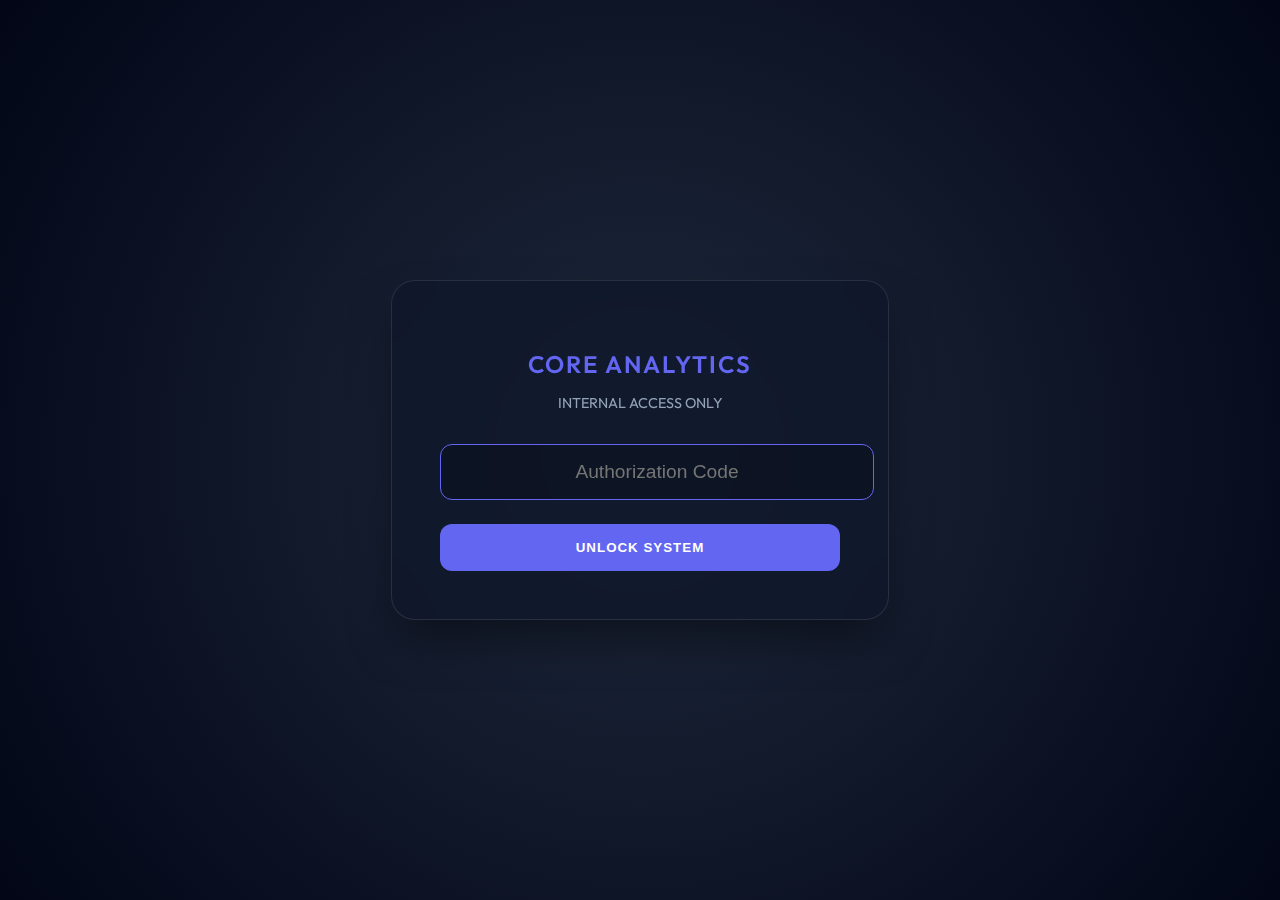
<file: index.html>
<!DOCTYPE html>
<html lang="en">

<head>
    <meta charset="UTF-8">
    <meta name="viewport" content="width=device-width, initial-scale=1.0">
    <title>Authorized Access | Secure System</title>
    <link href="https://fonts.googleapis.com/css2?family=Outfit:wght@300;400;600&display=swap" rel="stylesheet">
    <style>
        :root {
            --primary: #6366f1;
            --bg: #020617;
            --glass: rgba(15, 23, 42, 0.8);
        }

        body {
            margin: 0;
            padding: 0;
            font-family: 'Outfit', sans-serif;
            background: radial-gradient(circle at center, #1e293b 0%, #020617 100%);
            height: 100vh;
            display: flex;
            justify-content: center;
            align-items: center;
            color: white;
            overflow: hidden;
        }

        .login-card {
            background: var(--glass);
            backdrop-filter: blur(20px);
            padding: 3rem;
            border-radius: 24px;
            border: 1px solid rgba(255, 255, 255, 0.1);
            box-shadow: 0 25px 50px -12px rgba(0, 0, 0, 0.5);
            width: 100%;
            max-width: 400px;
            text-align: center;
            animation: slideUp 0.8s cubic-bezier(0.2, 0.8, 0.2, 1);
        }

        @keyframes slideUp {
            from {
                opacity: 0;
                transform: translateY(40px);
            }

            to {
                opacity: 1;
                transform: translateY(0);
            }
        }

        h2 {
            font-weight: 600;
            margin-bottom: 0.5rem;
            color: var(--primary);
            letter-spacing: 2px;
        }

        p {
            color: #94a3b8;
            font-size: 0.9rem;
            margin-bottom: 2rem;
        }

        input {
            width: 100%;
            padding: 1rem;
            margin-bottom: 1.5rem;
            background: rgba(0, 0, 0, 0.2);
            border: 1px solid rgba(255, 255, 255, 0.1);
            border-radius: 12px;
            color: white;
            font-size: 1.2rem;
            text-align: center;
            outline: none;
            transition: border-color 0.3s;
        }

        input:focus {
            border-color: var(--primary);
        }

        button {
            width: 100%;
            padding: 1rem;
            background: var(--primary);
            border: none;
            border-radius: 12px;
            color: white;
            font-weight: 600;
            cursor: pointer;
            transition: all 0.3s;
            text-transform: uppercase;
            letter-spacing: 1px;
        }

        button:hover {
            background: #ff9d6c;
            transform: translateY(-2px);
            box-shadow: 0 10px 20px rgba(240, 112, 61, 0.3);
        }

        .error {
            color: #ef4444;
            font-size: 0.8rem;
            margin-top: 1rem;
            display: none;
        }
    </style>
</head>

<body>
    <div class="login-card">
        <h2>CORE ANALYTICS</h2>
        <p>INTERNAL ACCESS ONLY</p>
        <input type="password" id="pass" placeholder="Authorization Code" autofocus>
        <button onclick="check()">Unlock System</button>
        <div id="err" class="error">Access Denied: Invalid Credentials</div>
    </div>

    <script>
        function check() {
            const p = document.getElementById('pass').value;
            if (p === '1987') {
                sessionStorage.setItem('auth', 'true');
                window.location.href = 'main_view.html';
            } else {
                document.getElementById('err').style.display = 'block';
                document.getElementById('pass').value = '';
            }
        }
        document.getElementById('pass').addEventListener('keypress', function (e) {
            if (e.key === 'Enter') check();
        });
    </script>
</body>

</html>
</file>
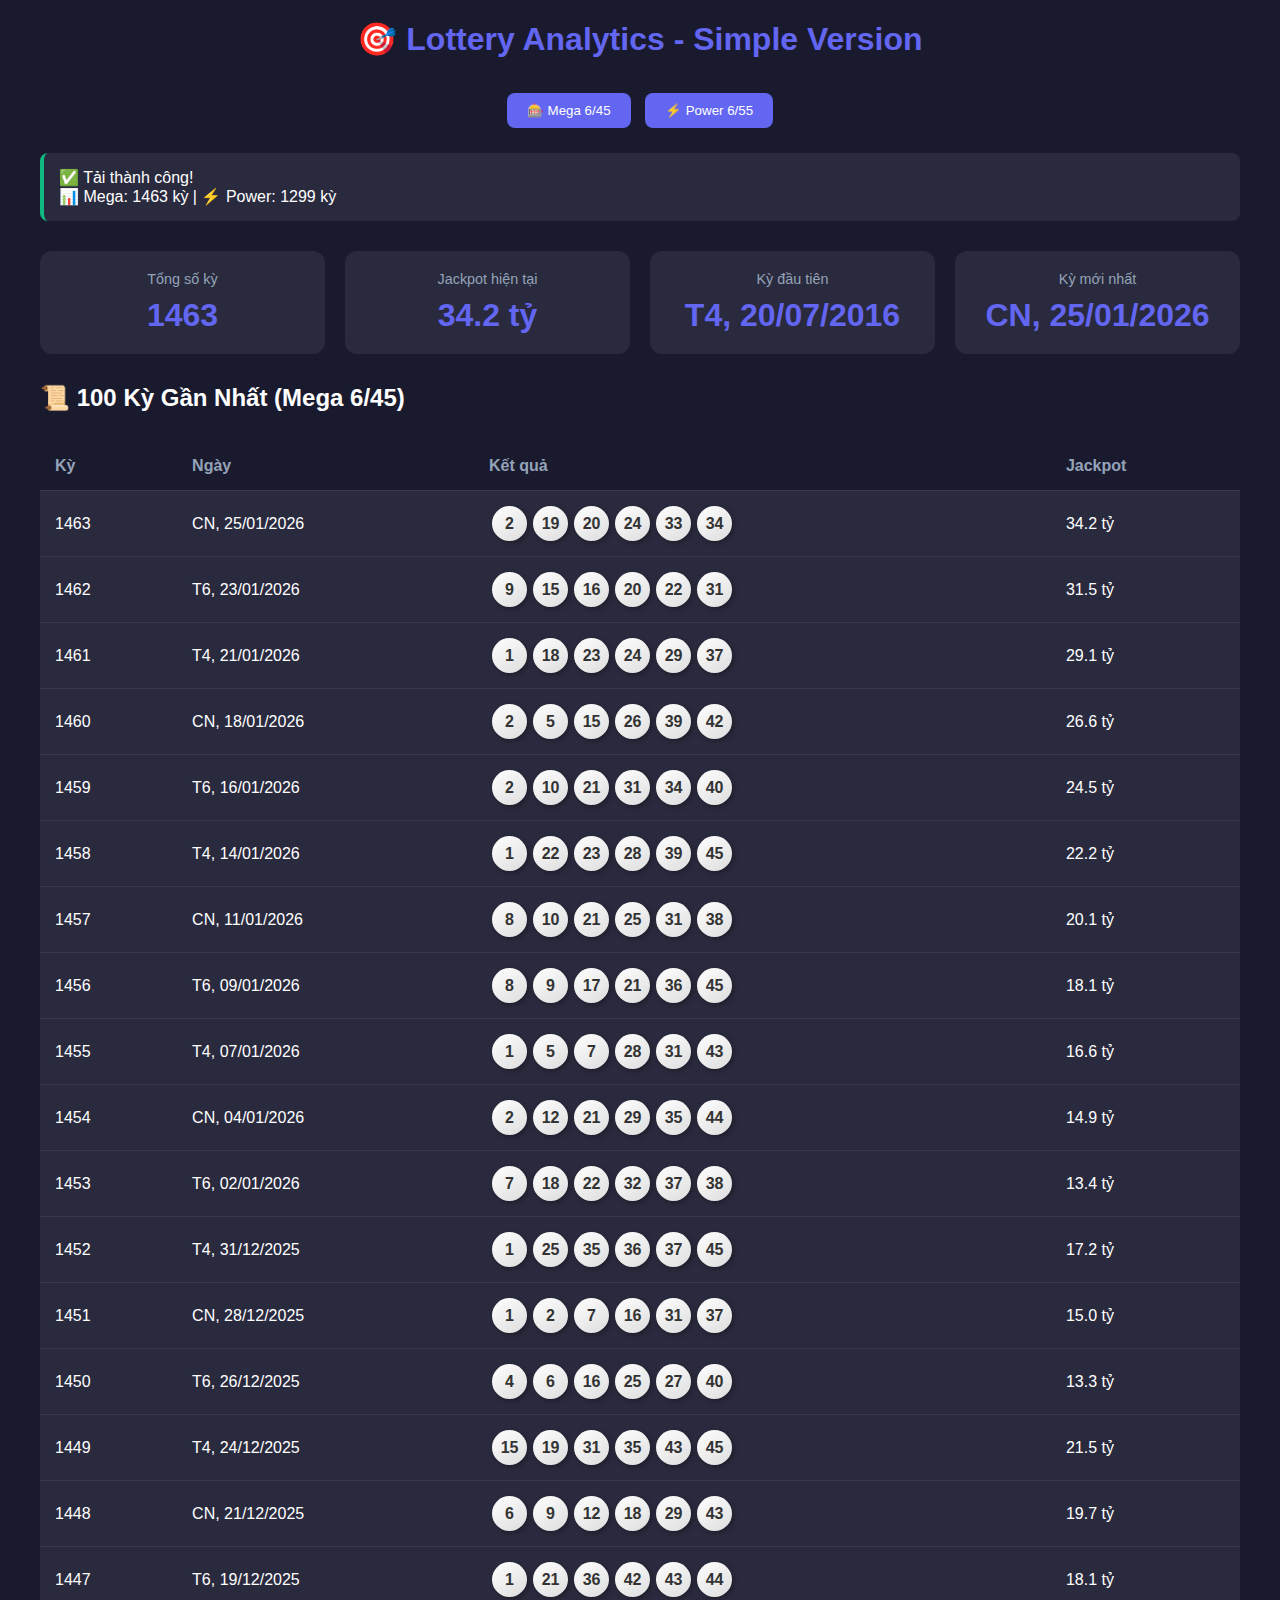
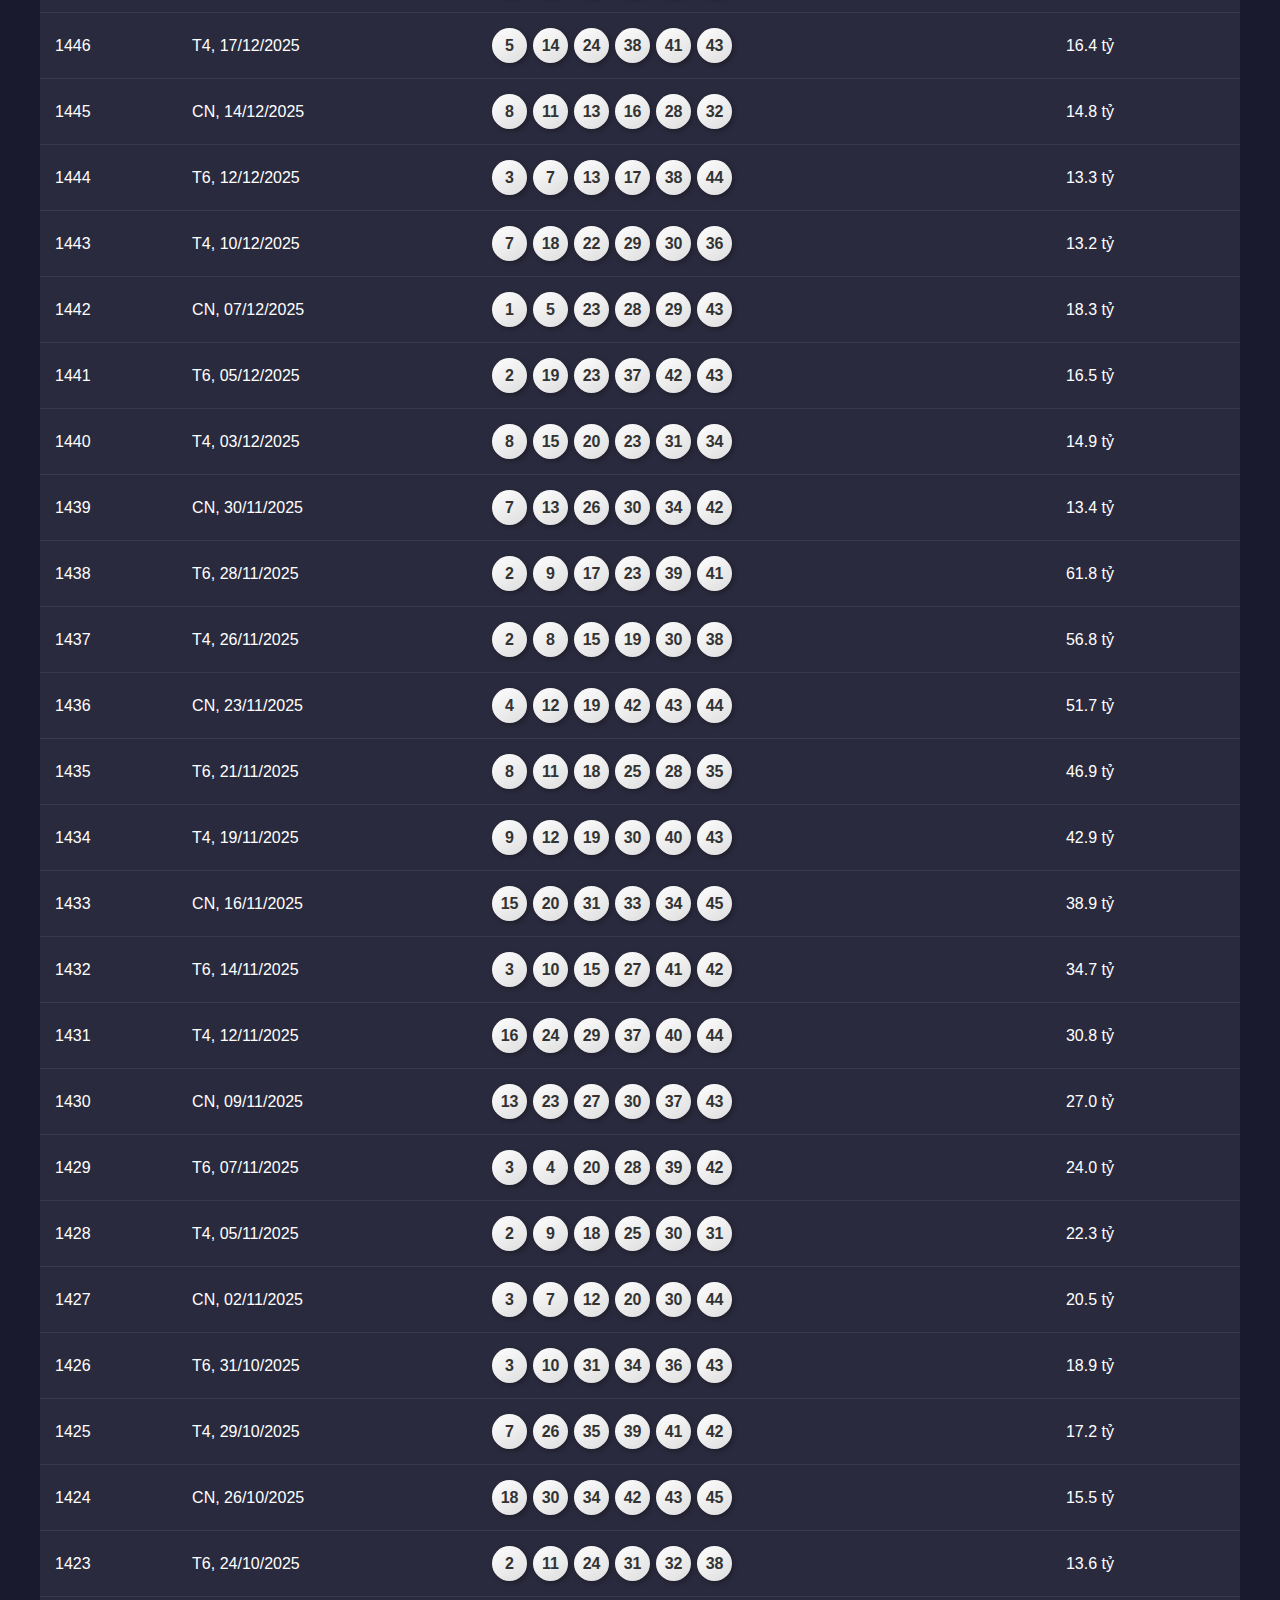
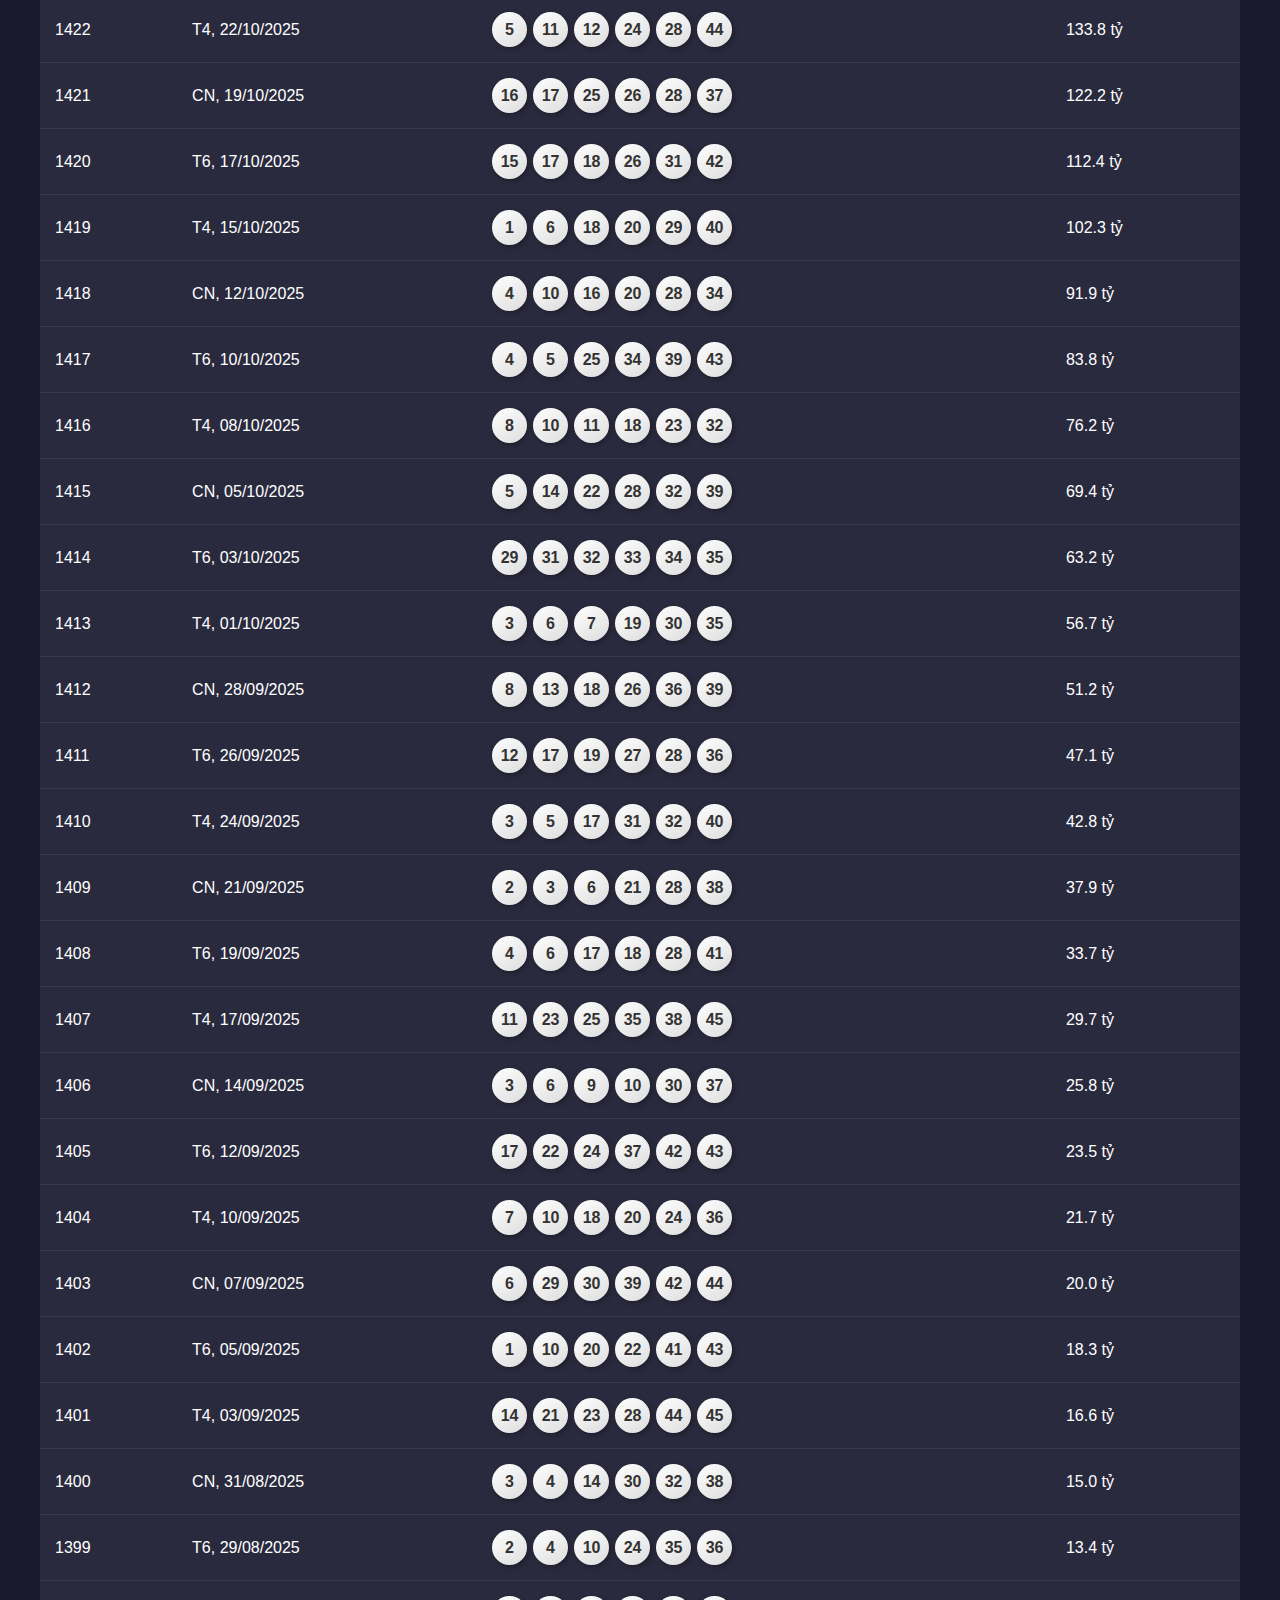
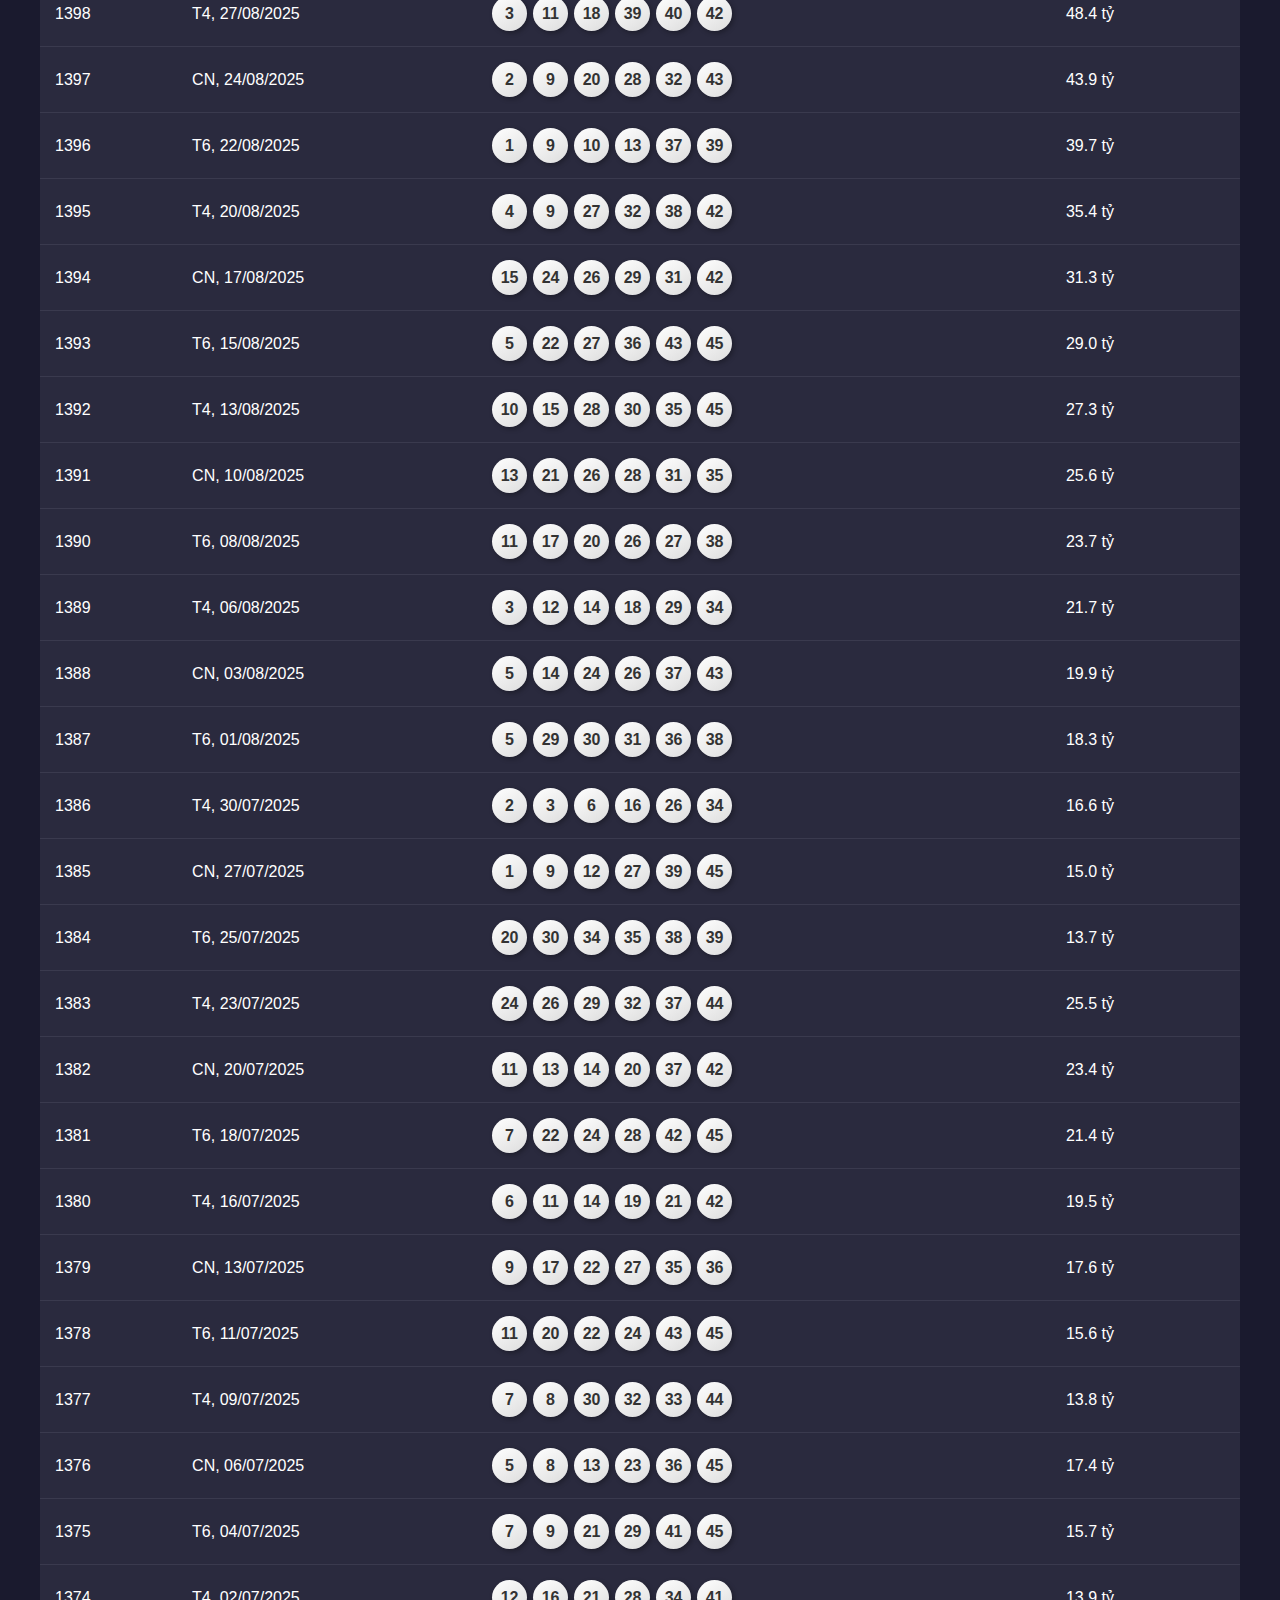
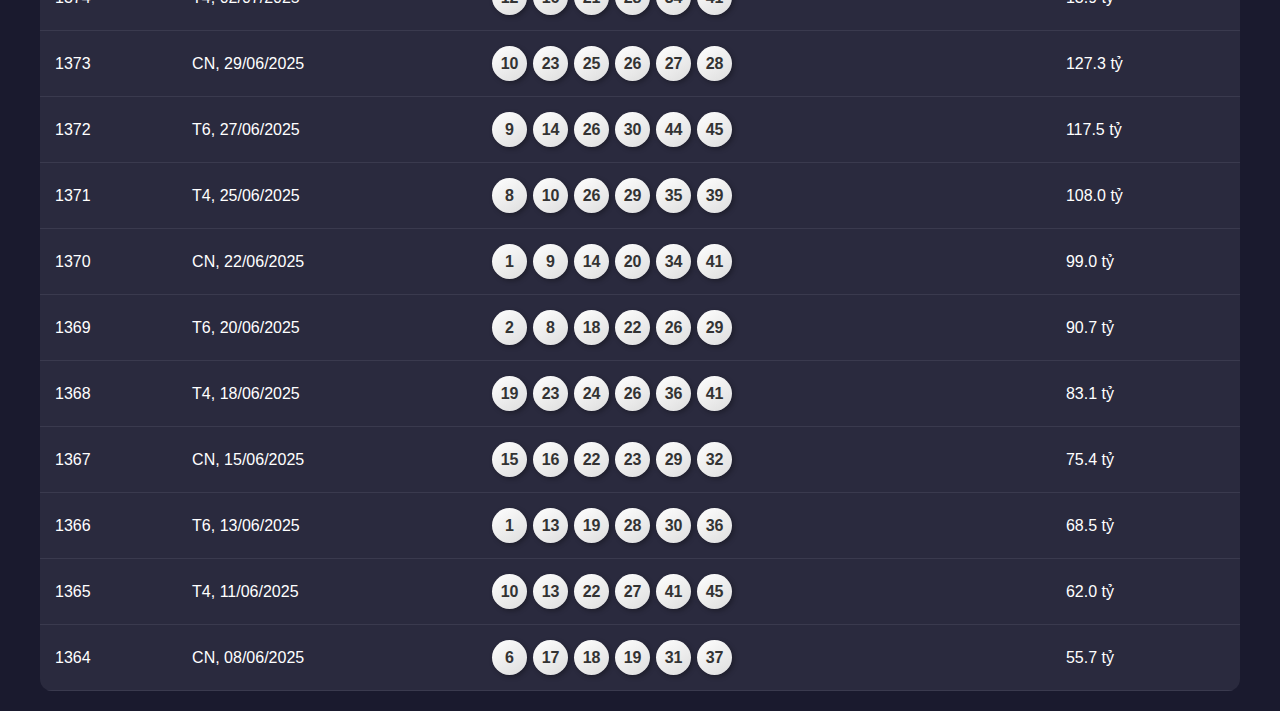
<file: simple_version.html>
<!DOCTYPE html>
<html lang="vi">

<head>
    <meta charset="UTF-8">
    <meta name="viewport" content="width=device-width, initial-scale=1.0">
    <title>🎯 Lottery Analytics - Simple Version</title>
    <style>
        * {
            margin: 0;
            padding: 0;
            box-sizing: border-box;
        }

        body {
            font-family: Arial, sans-serif;
            background: #1a1a2e;
            color: #fff;
            padding: 20px;
        }

        .container {
            max-width: 1200px;
            margin: 0 auto;
        }

        h1 {
            text-align: center;
            margin-bottom: 30px;
            color: #6366f1;
        }

        .status {
            padding: 15px;
            margin: 20px 0;
            border-radius: 8px;
            background: #2a2a3e;
        }

        .success {
            border-left: 4px solid #10b981;
        }

        .error {
            border-left: 4px solid #ef4444;
        }

        .loading {
            border-left: 4px solid #3b82f6;
        }

        .stats {
            display: grid;
            grid-template-columns: repeat(auto-fit, minmax(200px, 1fr));
            gap: 20px;
            margin: 30px 0;
        }

        .stat-card {
            background: #2a2a3e;
            padding: 20px;
            border-radius: 12px;
            text-align: center;
        }

        .stat-label {
            color: #94a3b8;
            font-size: 0.9rem;
            margin-bottom: 10px;
        }

        .stat-value {
            font-size: 2rem;
            font-weight: bold;
            color: #6366f1;
        }

        table {
            width: 100%;
            border-collapse: collapse;
            margin-top: 30px;
            background: #2a2a3e;
            border-radius: 12px;
            overflow: hidden;
        }

        th,
        td {
            padding: 15px;
            text-align: left;
            border-bottom: 1px solid #3a3a4e;
        }

        th {
            background: #1a1a2e;
            color: #94a3b8;
            font-weight: 600;
        }

        tr:hover {
            background: #3a3a4e;
        }

        .ball {
            display: inline-block;
            width: 35px;
            height: 35px;
            line-height: 35px;
            text-align: center;
            border-radius: 50%;
            background: linear-gradient(145deg, #fff, #ddd);
            color: #333;
            font-weight: bold;
            margin: 0 3px;
            box-shadow: 2px 2px 5px rgba(0, 0, 0, 0.3);
        }

        .btn {
            padding: 10px 20px;
            background: #6366f1;
            color: white;
            border: none;
            border-radius: 8px;
            cursor: pointer;
            margin: 5px;
        }

        .btn:hover {
            background: #4f46e5;
        }
    </style>
</head>

<body>
    <div class="container">
        <h1>🎯 Lottery Analytics - Simple Version</h1>

        <div class="controls" style="text-align: center; margin: 20px 0;">
            <button class="btn" onclick="loadMode('mega')">🎰 Mega 6/45</button>
            <button class="btn" onclick="loadMode('power')">⚡ Power 6/55</button>
        </div>

        <div id="status" class="status loading">⏳ Đang tải dữ liệu...</div>

        <div id="stats" class="stats"></div>

        <div id="table-container"></div>
    </div>

    <script>
        let allData = null;
        let currentMode = 'mega';

        async function loadData() {
            try {
                document.getElementById('status').innerHTML = '⏳ Đang tải dữ liệu từ db_storage.json...';

                const response = await fetch('db_storage.json');

                if (!response.ok) {
                    throw new Error(`Không thể tải file! HTTP ${response.status}`);
                }

                const rawData = await response.json();

                // Convert string to numbers
                allData = {
                    mega: rawData.mega.map(d => ({
                        ...d,
                        numbers: d.numbers.map(n => parseInt(n)),
                        jackpot: parseInt(d.jackpot)
                    })),
                    power: rawData.power.map(d => ({
                        ...d,
                        numbers: d.numbers.map(n => parseInt(n)),
                        jackpot1: parseInt(d.jackpot1),
                        jackpot2: parseInt(d.jackpot2)
                    }))
                };

                document.getElementById('status').className = 'status success';
                document.getElementById('status').innerHTML = `
                    ✅ Tải thành công!<br>
                    📊 Mega: ${allData.mega.length} kỳ | ⚡ Power: ${allData.power.length} kỳ
                `;

                renderData();

            } catch (error) {
                document.getElementById('status').className = 'status error';
                document.getElementById('status').innerHTML = `
                    ❌ Lỗi: ${error.message}<br><br>
                    <strong>Hướng dẫn khắc phục:</strong><br>
                    1. Kiểm tra file db_storage.json có trong thư mục không<br>
                    2. Mở bằng trình duyệt khác (Chrome, Edge, Firefox)<br>
                    3. Nhấn F12 → Console để xem lỗi chi tiết
                `;
                console.error('Error:', error);
            }
        }

        function loadMode(mode) {
            currentMode = mode;
            renderData();
        }

        function renderData() {
            if (!allData) return;

            const data = allData[currentMode];
            const latest = data[data.length - 1];

            // Stats
            const statsHTML = `
                <div class="stat-card">
                    <div class="stat-label">Tổng số kỳ</div>
                    <div class="stat-value">${data.length}</div>
                </div>
                <div class="stat-card">
                    <div class="stat-label">Jackpot hiện tại</div>
                    <div class="stat-value">${formatMoney(currentMode === 'mega' ? latest.jackpot : latest.jackpot1)}</div>
                </div>
                <div class="stat-card">
                    <div class="stat-label">Kỳ đầu tiên</div>
                    <div class="stat-value">${data[0].date}</div>
                </div>
                <div class="stat-card">
                    <div class="stat-label">Kỳ mới nhất</div>
                    <div class="stat-value">${latest.date}</div>
                </div>
            `;
            document.getElementById('stats').innerHTML = statsHTML;

            // Table
            const reversed = [...data].reverse();
            const rows = reversed.slice(0, 100).map((d, idx) => `
                <tr>
                    <td>${data.length - idx}</td>
                    <td>${d.date}</td>
                    <td>${d.numbers.map(n => `<span class="ball">${n}</span>`).join('')}</td>
                    <td>${formatMoney(currentMode === 'mega' ? d.jackpot : d.jackpot1)}</td>
                </tr>
            `).join('');

            document.getElementById('table-container').innerHTML = `
                <h2 style="margin-top: 30px;">📜 100 Kỳ Gần Nhất (${currentMode === 'mega' ? 'Mega 6/45' : 'Power 6/55'})</h2>
                <table>
                    <thead>
                        <tr>
                            <th>Kỳ</th>
                            <th>Ngày</th>
                            <th>Kết quả</th>
                            <th>Jackpot</th>
                        </tr>
                    </thead>
                    <tbody>${rows}</tbody>
                </table>
            `;
        }

        function formatMoney(num) {
            if (!num) return '0 ₫';
            return (num / 1e9).toFixed(1) + ' tỷ';
        }

        // Auto load on page load
        loadData();
    </script>
</body>

</html>
</file>
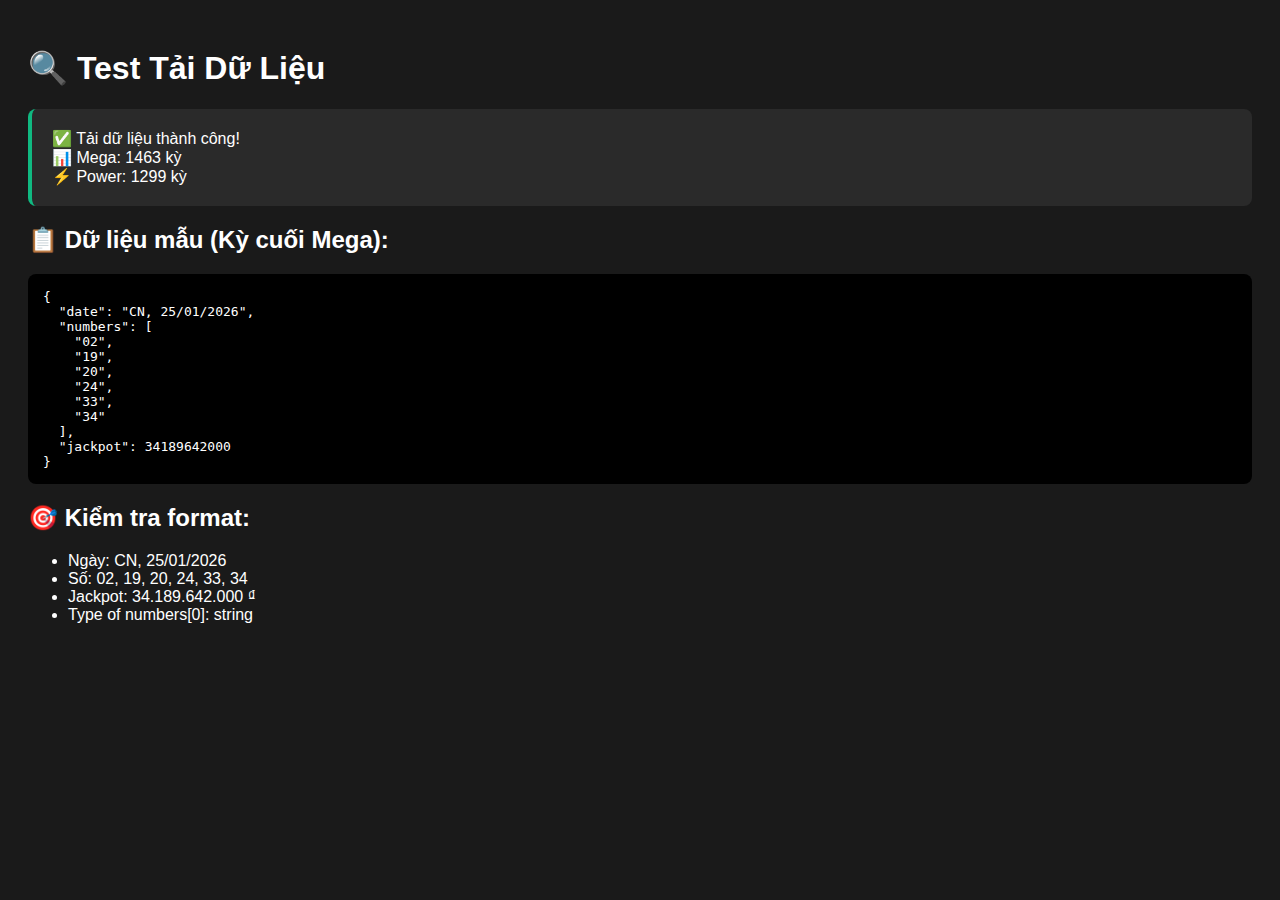
<file: test_data.html>
<!DOCTYPE html>
<html lang="vi">

<head>
    <meta charset="UTF-8">
    <meta name="viewport" content="width=device-width, initial-scale=1.0">
    <title>Test Data Loading</title>
    <style>
        body {
            font-family: Arial, sans-serif;
            padding: 20px;
            background: #1a1a1a;
            color: #fff;
        }

        .status {
            padding: 20px;
            margin: 10px 0;
            border-radius: 8px;
            background: #2a2a2a;
        }

        .success {
            border-left: 4px solid #10b981;
        }

        .error {
            border-left: 4px solid #ef4444;
        }

        .info {
            border-left: 4px solid #3b82f6;
        }

        pre {
            background: #000;
            padding: 15px;
            border-radius: 8px;
            overflow-x: auto;
        }
    </style>
</head>

<body>
    <h1>🔍 Test Tải Dữ Liệu</h1>
    <div id="status"></div>
    <div id="data"></div>

    <script>
        const statusDiv = document.getElementById('status');
        const dataDiv = document.getElementById('data');

        async function testLoadData() {
            try {
                statusDiv.innerHTML = '<div class="status info">⏳ Đang tải dữ liệu...</div>';

                const response = await fetch('db_storage.json');

                if (!response.ok) {
                    throw new Error(`HTTP error! status: ${response.status}`);
                }

                const rawData = await response.json();

                statusDiv.innerHTML = `
                    <div class="status success">
                        ✅ Tải dữ liệu thành công!<br>
                        📊 Mega: ${rawData.mega ? rawData.mega.length : 0} kỳ<br>
                        ⚡ Power: ${rawData.power ? rawData.power.length : 0} kỳ
                    </div>
                `;

                // Hiển thị mẫu dữ liệu
                if (rawData.mega && rawData.mega.length > 0) {
                    const sample = rawData.mega[rawData.mega.length - 1];
                    dataDiv.innerHTML = `
                        <h2>📋 Dữ liệu mẫu (Kỳ cuối Mega):</h2>
                        <pre>${JSON.stringify(sample, null, 2)}</pre>
                        
                        <h2>🎯 Kiểm tra format:</h2>
                        <ul>
                            <li>Ngày: ${sample.date}</li>
                            <li>Số: ${sample.numbers ? sample.numbers.join(', ') : 'N/A'}</li>
                            <li>Jackpot: ${sample.jackpot ? sample.jackpot.toLocaleString('vi-VN') + ' ₫' : 'N/A'}</li>
                            <li>Type of numbers[0]: ${typeof sample.numbers[0]}</li>
                        </ul>
                    `;
                } else {
                    dataDiv.innerHTML = '<div class="status error">❌ Không có dữ liệu Mega</div>';
                }

            } catch (error) {
                statusDiv.innerHTML = `
                    <div class="status error">
                        ❌ Lỗi tải dữ liệu:<br>
                        ${error.message}<br><br>
                        <strong>Chi tiết:</strong><br>
                        ${error.stack}
                    </div>
                `;
                console.error('Error:', error);
            }
        }

        // Tự động chạy khi trang load
        testLoadData();
    </script>
</body>

</html>
</file>
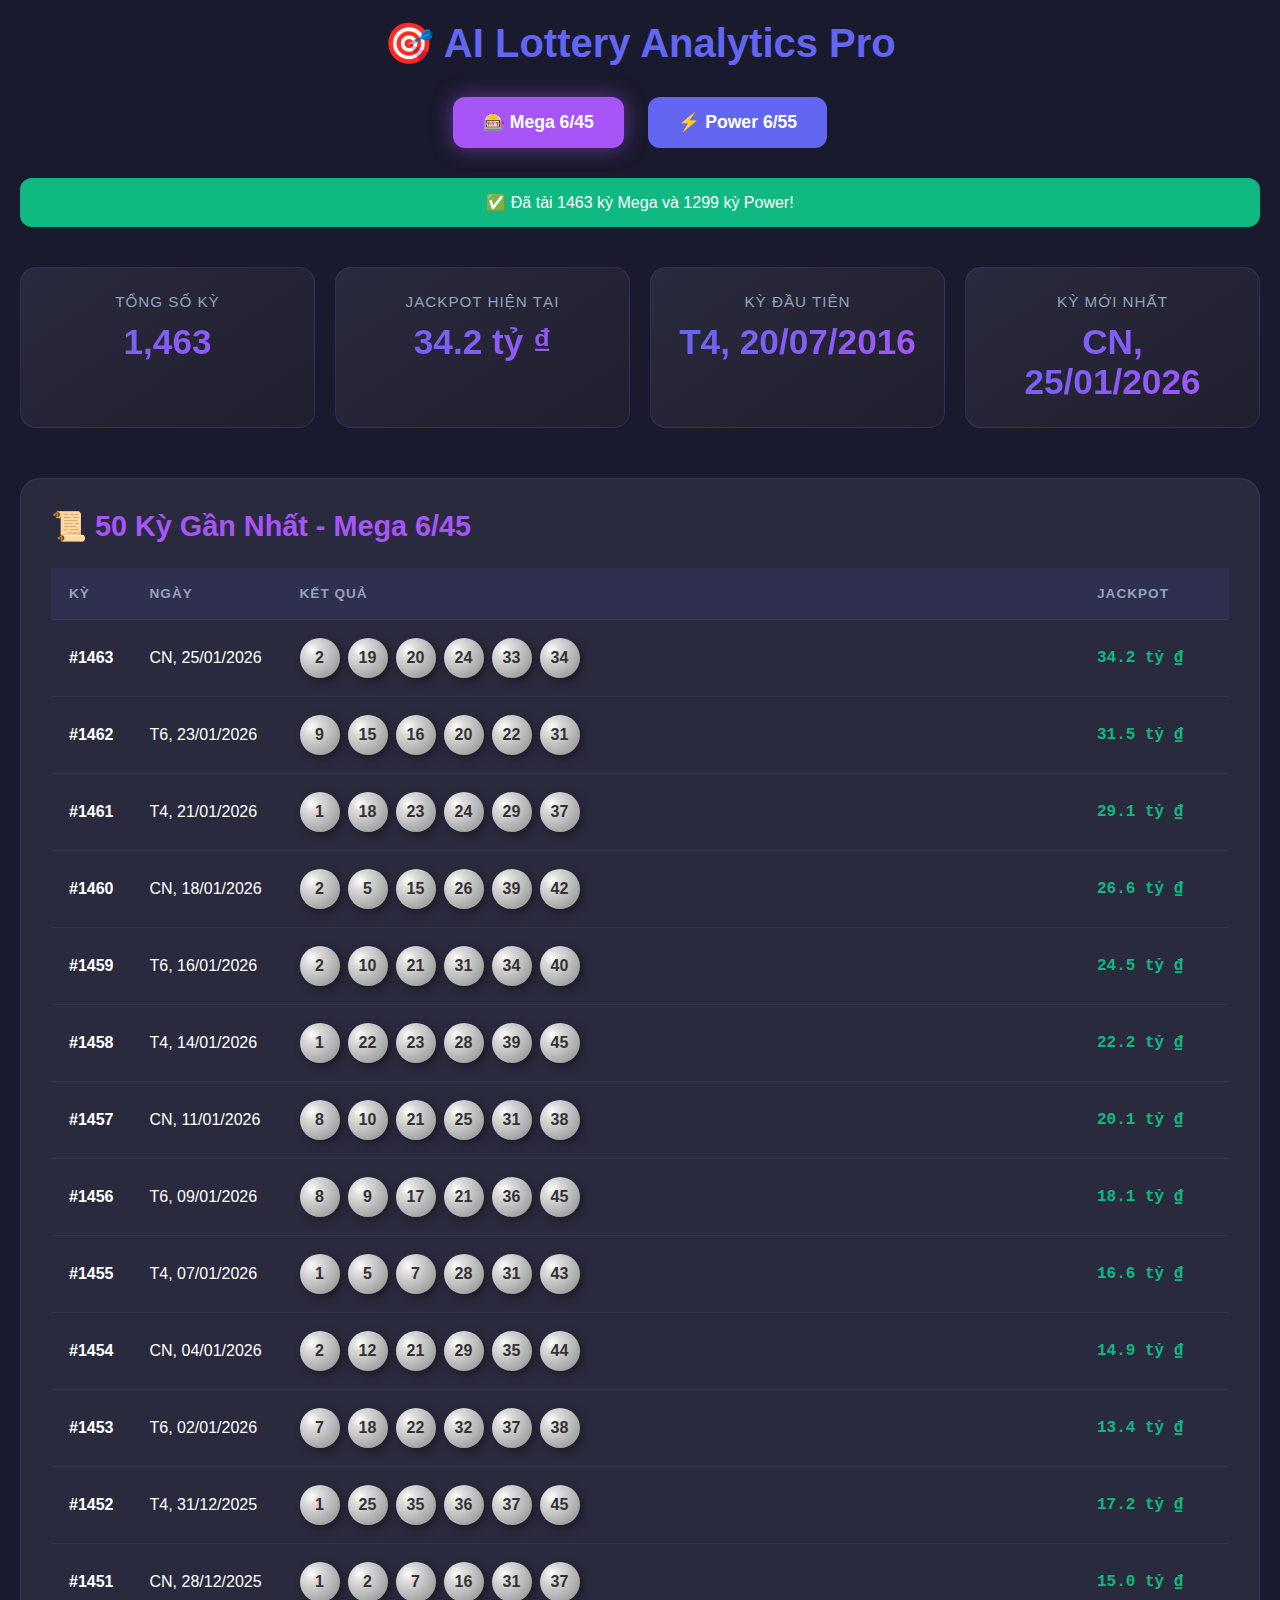
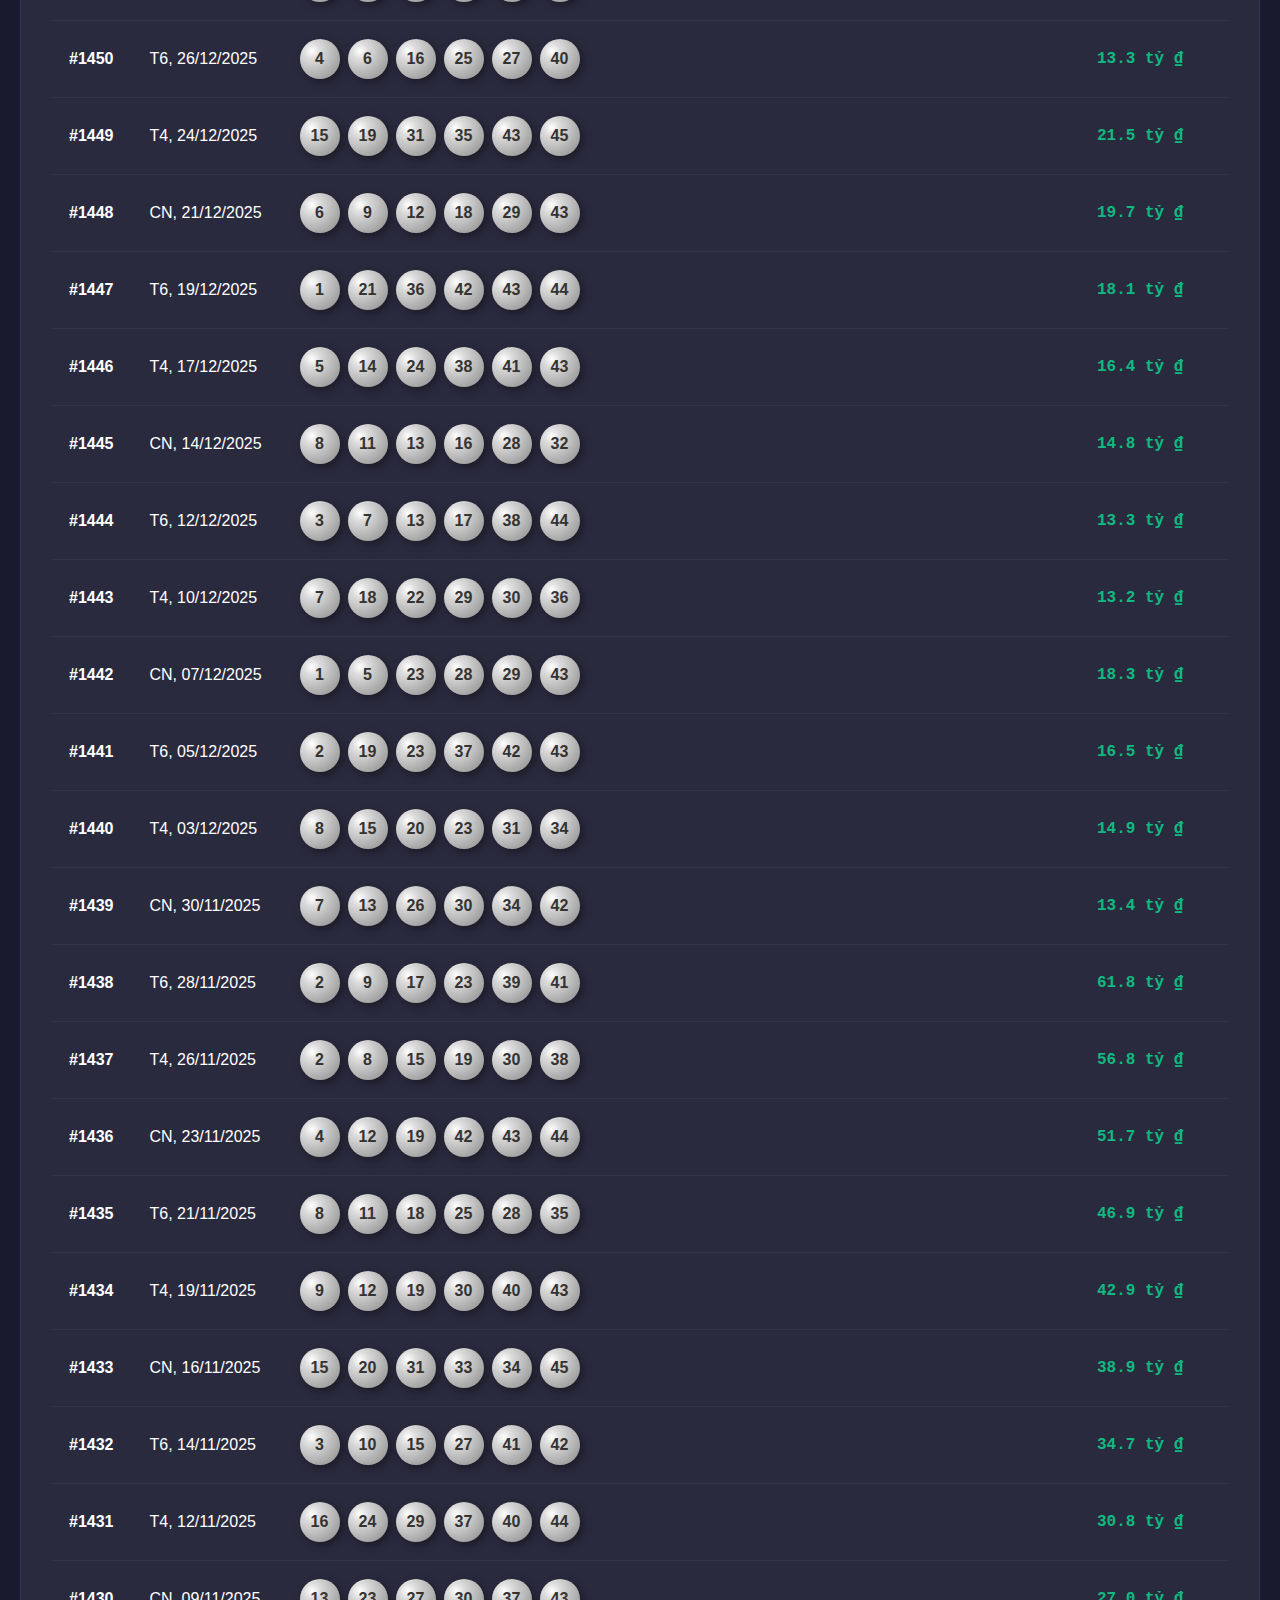
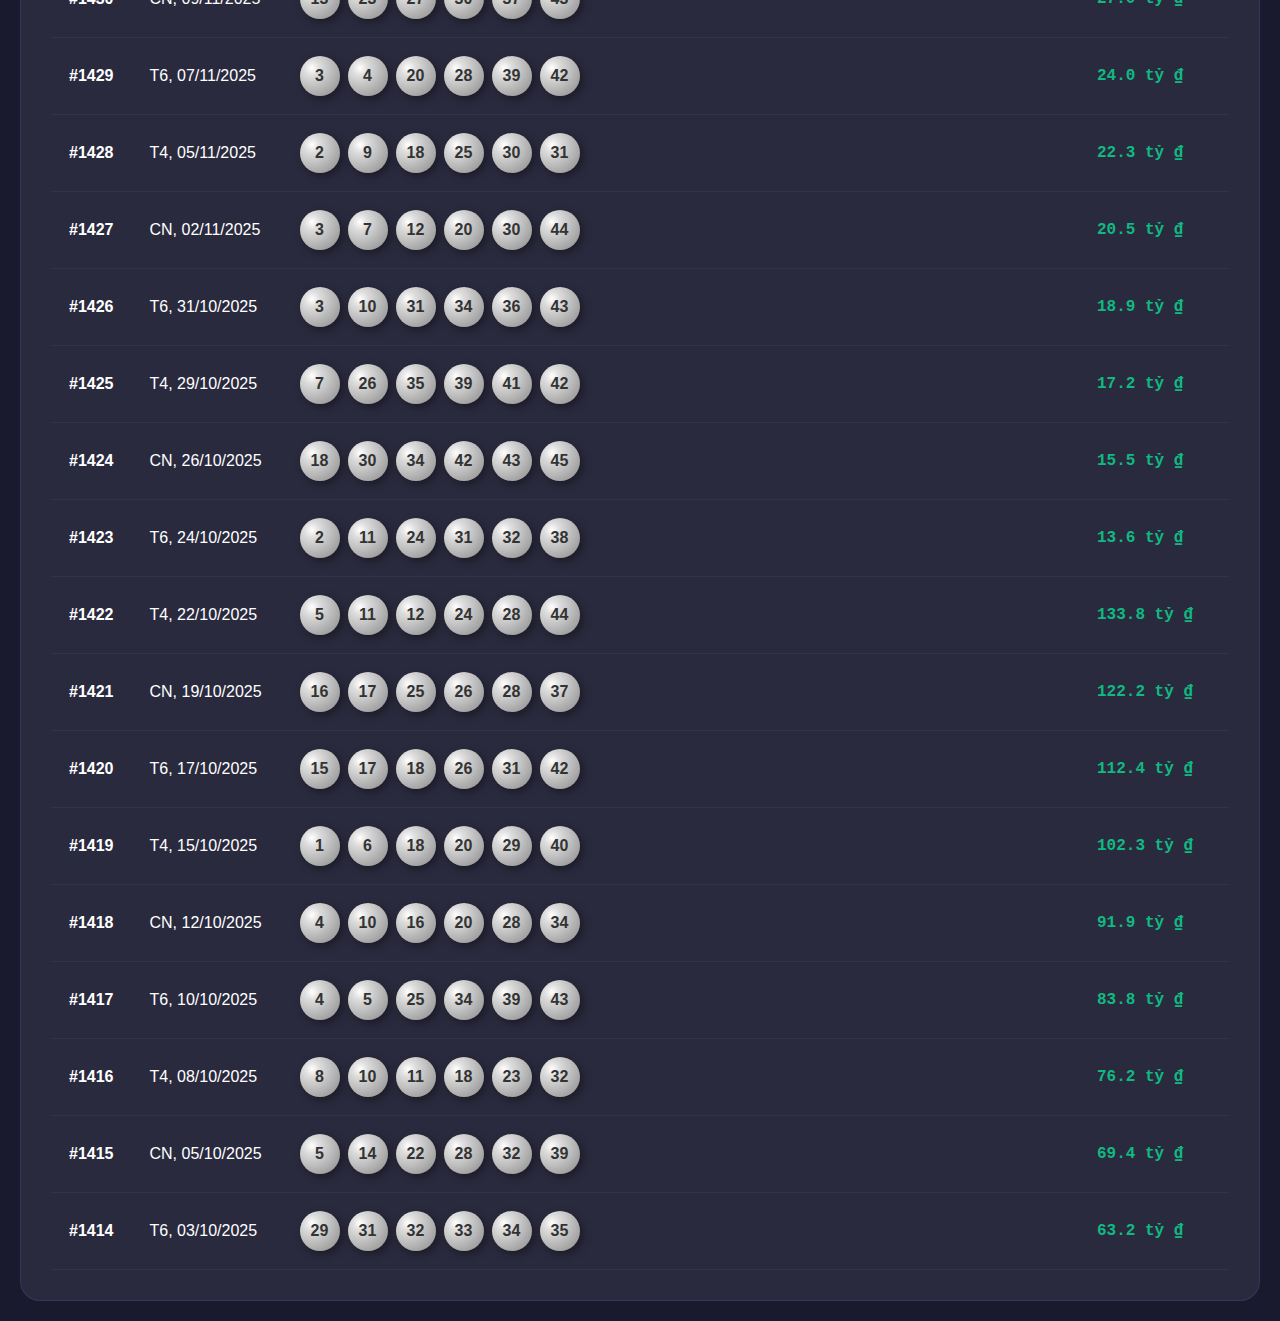
<file: working_version.html>
<!DOCTYPE html>
<html lang="vi">

<head>
    <meta charset="UTF-8">
    <title>🎯 Lottery Analytics - Working Version</title>
    <style>
        * {
            margin: 0;
            padding: 0;
            box-sizing: border-box;
        }

        body {
            font-family: Arial, sans-serif;
            background: #1a1a2e;
            color: #fff;
            padding: 20px;
        }

        .container {
            max-width: 1400px;
            margin: 0 auto;
        }

        h1 {
            text-align: center;
            margin-bottom: 30px;
            color: #6366f1;
            font-size: 2.5rem;
        }

        .controls {
            text-align: center;
            margin: 30px 0;
        }

        .btn {
            padding: 15px 30px;
            background: #6366f1;
            color: white;
            border: none;
            border-radius: 12px;
            cursor: pointer;
            margin: 0 10px;
            font-size: 1.1rem;
            font-weight: 600;
            transition: all 0.3s;
        }

        .btn:hover {
            background: #4f46e5;
            transform: translateY(-2px);
        }

        .btn.active {
            background: #a855f7;
            box-shadow: 0 0 20px rgba(168, 85, 247, 0.5);
        }

        .stats {
            display: grid;
            grid-template-columns: repeat(auto-fit, minmax(250px, 1fr));
            gap: 20px;
            margin: 40px 0;
        }

        .stat-card {
            background: linear-gradient(145deg, #2a2a3e, #1f1f2e);
            padding: 25px;
            border-radius: 16px;
            text-align: center;
            border: 1px solid rgba(99, 102, 241, 0.2);
            transition: transform 0.3s;
        }

        .stat-card:hover {
            transform: translateY(-5px);
        }

        .stat-label {
            color: #94a3b8;
            font-size: 0.95rem;
            margin-bottom: 12px;
            text-transform: uppercase;
            letter-spacing: 1px;
        }

        .stat-value {
            font-size: 2.2rem;
            font-weight: bold;
            background: linear-gradient(135deg, #6366f1, #a855f7);
            -webkit-background-clip: text;
            -webkit-text-fill-color: transparent;
        }

        .table-section {
            margin-top: 50px;
            background: #2a2a3e;
            border-radius: 20px;
            padding: 30px;
            border: 1px solid rgba(99, 102, 241, 0.2);
        }

        .table-section h2 {
            color: #a855f7;
            margin-bottom: 25px;
            font-size: 1.8rem;
        }

        table {
            width: 100%;
            border-collapse: collapse;
        }

        th,
        td {
            padding: 18px;
            text-align: left;
            border-bottom: 1px solid rgba(255, 255, 255, 0.05);
        }

        th {
            background: rgba(99, 102, 241, 0.1);
            color: #94a3b8;
            font-weight: 600;
            text-transform: uppercase;
            font-size: 0.85rem;
            letter-spacing: 1px;
        }

        tr:hover {
            background: rgba(99, 102, 241, 0.05);
        }

        .balls {
            display: flex;
            gap: 8px;
            flex-wrap: wrap;
        }

        .ball {
            width: 40px;
            height: 40px;
            line-height: 40px;
            text-align: center;
            border-radius: 50%;
            background: radial-gradient(circle at 30% 30%, #fff 0%, #ddd 20%, #888 100%);
            color: #333;
            font-weight: bold;
            font-size: 1rem;
            box-shadow: 3px 3px 8px rgba(0, 0, 0, 0.4);
        }

        .jackpot {
            color: #10b981;
            font-weight: 600;
            font-family: 'Courier New', monospace;
        }

        .error {
            background: #ef4444;
            color: white;
            padding: 20px;
            border-radius: 12px;
            margin: 20px 0;
            text-align: center;
        }

        .success {
            background: #10b981;
            color: white;
            padding: 15px;
            border-radius: 12px;
            margin: 20px 0;
            text-align: center;
        }
    </style>
</head>

<body>
    <div class="container">
        <h1>🎯 AI Lottery Analytics Pro</h1>

        <div class="controls">
            <button class="btn active" id="btn-mega" onclick="switchMode('mega')">🎰 Mega 6/45</button>
            <button class="btn" id="btn-power" onclick="switchMode('power')">⚡ Power 6/55</button>
        </div>

        <div id="message"></div>
        <div id="stats" class="stats"></div>
        <div id="table-section" class="table-section"></div>
    </div>

    <script>
        let allData = null;
        let currentMode = 'mega';

        // Load data from db_storage.json
        async function loadData() {
            const msgDiv = document.getElementById('message');

            try {
                msgDiv.innerHTML = '<div class="success">⏳ Đang tải dữ liệu...</div>';

                const response = await fetch('db_storage.json');

                if (!response.ok) {
                    throw new Error(`HTTP ${response.status}: Không thể tải file db_storage.json`);
                }

                const text = await response.text();
                console.log('File size:', text.length, 'bytes');

                const rawData = JSON.parse(text);

                // Convert strings to numbers
                allData = {
                    mega: rawData.mega.map(d => ({
                        date: d.date,
                        numbers: d.numbers.map(n => typeof n === 'string' ? parseInt(n) : n),
                        jackpot: typeof d.jackpot === 'string' ? parseInt(d.jackpot) : d.jackpot
                    })),
                    power: rawData.power.map(d => ({
                        date: d.date,
                        numbers: d.numbers.map(n => typeof n === 'string' ? parseInt(n) : n),
                        jackpot1: typeof d.jackpot1 === 'string' ? parseInt(d.jackpot1) : d.jackpot1,
                        jackpot2: typeof d.jackpot2 === 'string' ? parseInt(d.jackpot2) : d.jackpot2
                    }))
                };

                console.log('Data loaded:', {
                    mega: allData.mega.length,
                    power: allData.power.length
                });

                msgDiv.innerHTML = `<div class="success">✅ Đã tải ${allData.mega.length} kỳ Mega và ${allData.power.length} kỳ Power!</div>`;

                setTimeout(() => msgDiv.innerHTML = '', 3000);

                renderData();

            } catch (error) {
                console.error('Error:', error);
                msgDiv.innerHTML = `
                    <div class="error">
                        ❌ Lỗi: ${error.message}<br><br>
                        <strong>Khắc phục:</strong><br>
                        1. Kiểm tra file db_storage.json có trong thư mục<br>
                        2. Mở bằng Live Server hoặc HTTP server<br>
                        3. Nhấn F12 → Console để xem chi tiết
                    </div>
                `;
            }
        }

        function switchMode(mode) {
            currentMode = mode;
            document.getElementById('btn-mega').classList.toggle('active', mode === 'mega');
            document.getElementById('btn-power').classList.toggle('active', mode === 'power');
            renderData();
        }

        function renderData() {
            if (!allData) return;

            const data = allData[currentMode];
            const latest = data[data.length - 1];
            const first = data[0];

            // Stats
            document.getElementById('stats').innerHTML = `
                <div class="stat-card">
                    <div class="stat-label">Tổng số kỳ</div>
                    <div class="stat-value">${data.length.toLocaleString()}</div>
                </div>
                <div class="stat-card">
                    <div class="stat-label">Jackpot hiện tại</div>
                    <div class="stat-value">${formatMoney(currentMode === 'mega' ? latest.jackpot : latest.jackpot1)}</div>
                </div>
                <div class="stat-card">
                    <div class="stat-label">Kỳ đầu tiên</div>
                    <div class="stat-value">${first.date}</div>
                </div>
                <div class="stat-card">
                    <div class="stat-label">Kỳ mới nhất</div>
                    <div class="stat-value">${latest.date}</div>
                </div>
            `;

            // Table - 50 kỳ gần nhất
            const reversed = [...data].reverse();
            const rows = reversed.slice(0, 50).map((d, idx) => {
                const balls = d.numbers.map(n => `<span class="ball">${n}</span>`).join('');
                const jp = currentMode === 'mega' ?
                    formatMoney(d.jackpot) :
                    formatMoney(d.jackpot1);

                return `
                    <tr>
                        <td><strong>#${data.length - idx}</strong></td>
                        <td>${d.date}</td>
                        <td><div class="balls">${balls}</div></td>
                        <td class="jackpot">${jp}</td>
                    </tr>
                `;
            }).join('');

            document.getElementById('table-section').innerHTML = `
                <h2>📜 50 Kỳ Gần Nhất - ${currentMode === 'mega' ? 'Mega 6/45' : 'Power 6/55'}</h2>
                <table>
                    <thead>
                        <tr>
                            <th style="width: 80px;">Kỳ</th>
                            <th style="width: 150px;">Ngày</th>
                            <th>Kết quả</th>
                            <th style="width: 150px;">Jackpot</th>
                        </tr>
                    </thead>
                    <tbody>${rows}</tbody>
                </table>
            `;
        }

        function formatMoney(num) {
            if (!num || isNaN(num)) return '0 ₫';
            const billions = (num / 1e9).toFixed(1);
            return billions + ' tỷ ₫';
        }

        // Auto load
        window.addEventListener('DOMContentLoaded', loadData);
    </script>
</body>

</html>
</file>
